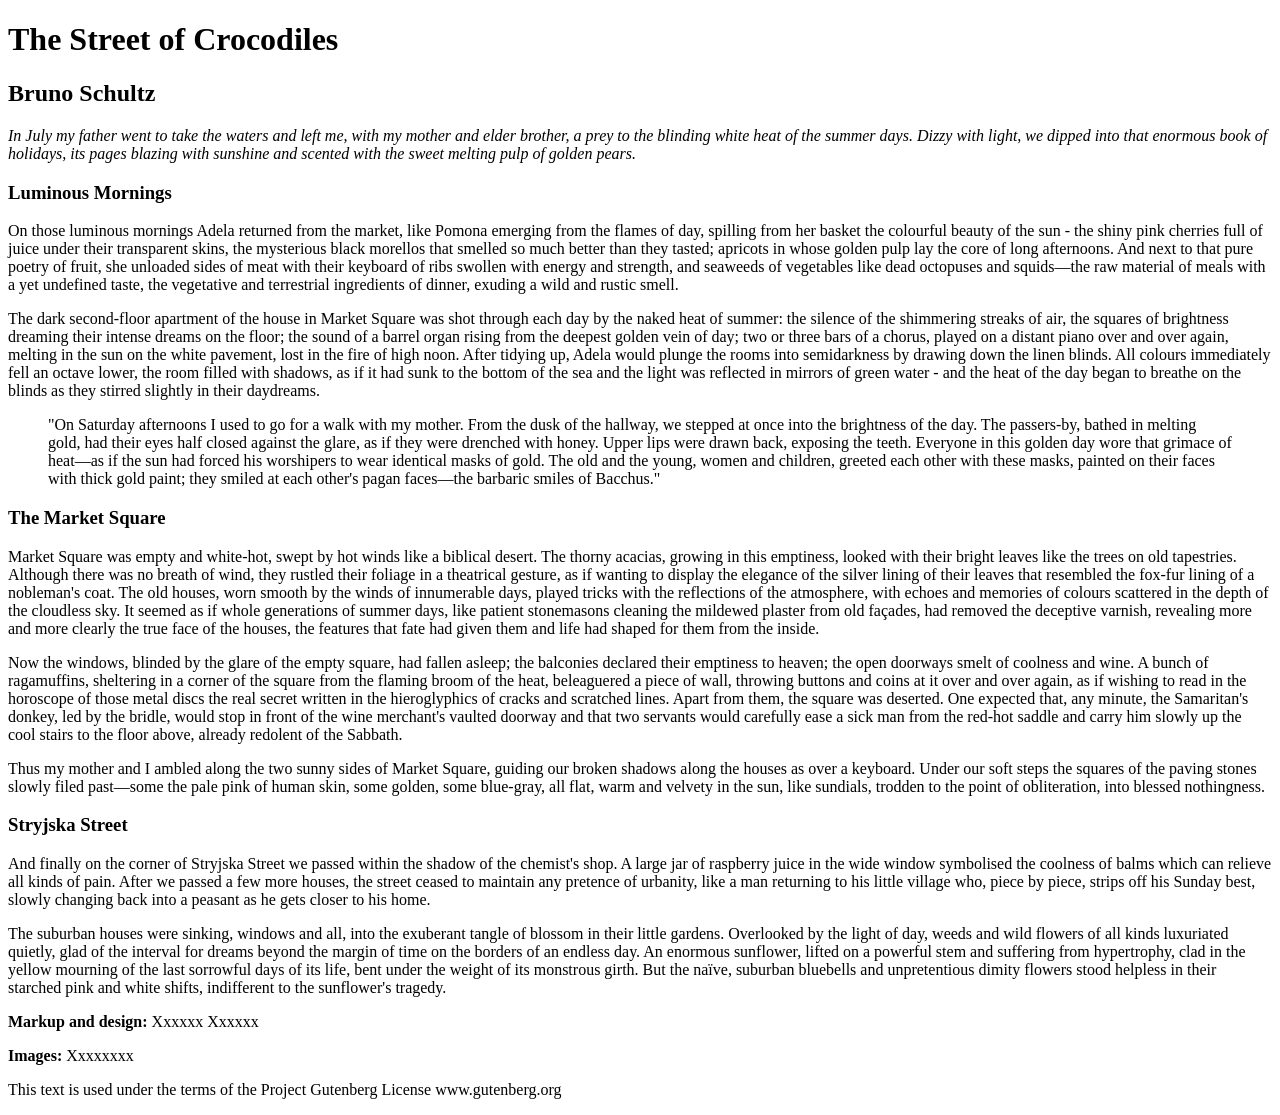
<file: index.html>
<!DOCTYPE html>
<html lang="en">
<head>
<meta charset="UTF-8">
  <title>The Street of Crocodiles</title>
</head>
<body>
<h1>The Street of Crocodiles</h1>

<h2>Bruno Schultz</h2>

<p><em>In July my father went to take the waters and left me, with my mother and elder brother, a
prey to the blinding white heat of the summer days. Dizzy with light, we dipped into that
enormous book of holidays, its pages blazing with sunshine and scented with the sweet
melting pulp of golden pears.</em></p>

<h3>Luminous Mornings</h3>

<p>On those luminous mornings Adela returned from the market, like Pomona emerging from
the flames of day, spilling from her basket the colourful beauty of the sun - the shiny pink
cherries full of juice under their transparent skins, the mysterious black morellos that
smelled so much better than they tasted; apricots in whose golden pulp lay the core of long
afternoons. And next to that pure poetry of fruit, she unloaded sides of meat with their
keyboard of ribs swollen with energy and strength, and seaweeds of vegetables like dead
octopuses and squids—the raw material of meals with a yet undefined taste, the vegetative
and terrestrial ingredients of dinner, exuding a wild and rustic smell.</p>

<p>The dark second-floor apartment of the house in Market Square was shot through each day
by the naked heat of summer: the silence of the shimmering streaks of air, the squares of
brightness dreaming their intense dreams on the floor; the sound of a barrel organ rising
from the deepest golden vein of day; two or three bars of a chorus, played on a distant piano
over and over again, melting in the sun on the white pavement, lost in the fire of high noon.
After tidying up, Adela would plunge the rooms into semidarkness by drawing down the
linen blinds. All colours immediately fell an octave lower, the room filled with shadows, as if
it had sunk to the bottom of the sea and the light was reflected in mirrors of green water -
and the heat of the day began to breathe on the blinds as they stirred slightly in their
daydreams.</p>

<blockquote>
  <p>"On Saturday afternoons I used to go for a walk with my mother. From the dusk of the
hallway, we stepped at once into the brightness of the day. The passers-by, bathed in melting
gold, had their eyes half closed against the glare, as if they were drenched with honey.
Upper lips were drawn back, exposing the teeth. Everyone in this golden day wore that
grimace of heat—as if the sun had forced his worshipers to wear identical masks of gold. The
old and the young, women and children, greeted each other with these masks, painted on
their faces with thick gold paint; they smiled at each other's pagan faces—the barbaric
smiles of Bacchus."</p>
</blockquote>

<h3>The Market Square</h3>

<p>Market Square was empty and white-hot, swept by hot winds like a biblical desert. The
thorny acacias, growing in this emptiness, looked with their bright leaves like the trees on
old tapestries. Although there was no breath of wind, they rustled their foliage in a
theatrical gesture, as if wanting to display the elegance of the silver lining of their leaves that
resembled the fox-fur lining of a nobleman's coat. The old houses, worn smooth by the
winds of innumerable days, played tricks with the reflections of the atmosphere, with
echoes and memories of colours scattered in the depth of the cloudless sky. It seemed as if
whole generations of summer days, like patient stonemasons cleaning the mildewed plaster
from old façades, had removed the deceptive varnish, revealing more and more clearly the
true face of the houses, the features that fate had given them and life had shaped for them
from the inside.</p>

<p>Now the windows, blinded by the glare of the empty square, had fallen asleep; the balconies
declared their emptiness to heaven; the open doorways smelt of coolness and wine.
A bunch of ragamuffins, sheltering in a corner of the square from the flaming broom of the
heat, beleaguered a piece of wall, throwing buttons and coins at it over and over again, as if
wishing to read in the horoscope of those metal discs the real secret written in the
hieroglyphics of cracks and scratched lines. Apart from them, the square was deserted. One
expected that, any minute, the Samaritan's donkey, led by the bridle, would stop in front of
the wine merchant's vaulted doorway and that two servants would carefully ease a sick man
from the red-hot saddle and carry him slowly up the cool stairs to the floor above, already
redolent of the Sabbath.</p>

<p>Thus my mother and I ambled along the two sunny sides of Market Square, guiding our
broken shadows along the houses as over a keyboard.
Under our soft steps the squares of the paving stones slowly filed past—some the pale pink
of human skin, some golden, some blue-gray, all flat, warm and velvety in the sun, like
sundials, trodden to the point of obliteration, into blessed nothingness.

<h3>Stryjska Street</h3>

<p>And finally on the corner of Stryjska Street we passed within the shadow of the chemist's
shop. A large jar of raspberry juice in the wide window symbolised the coolness of balms
which can relieve all kinds of pain. After we passed a few more houses, the street ceased to
maintain any pretence of urbanity, like a man returning to his little village who, piece by
piece, strips off his Sunday best, slowly changing back into a peasant as he gets closer to his
home.</p>

<p>The suburban houses were sinking, windows and all, into the exuberant tangle of blossom in
their little gardens. Overlooked by the light of day, weeds and wild flowers of all kinds
luxuriated quietly, glad of the interval for dreams beyond the margin of time on the borders
of an endless day. An enormous sunflower, lifted on a powerful stem and suffering from
hypertrophy, clad in the yellow mourning of the last sorrowful days of its life, bent under the
weight of its monstrous girth. But the naïve, suburban bluebells and unpretentious dimity
flowers stood helpless in their starched pink and white shifts, indifferent to the sunflower's
tragedy.</p>
<p><strong>Markup and design:</strong> Xxxxxx Xxxxxx</p>

<p><strong>Images:</strong> Xxxxxxxx</p>
<p>This text is used under the terms of the Project Gutenberg License www.gutenberg.org</p>
</footer>
</body>
</file>
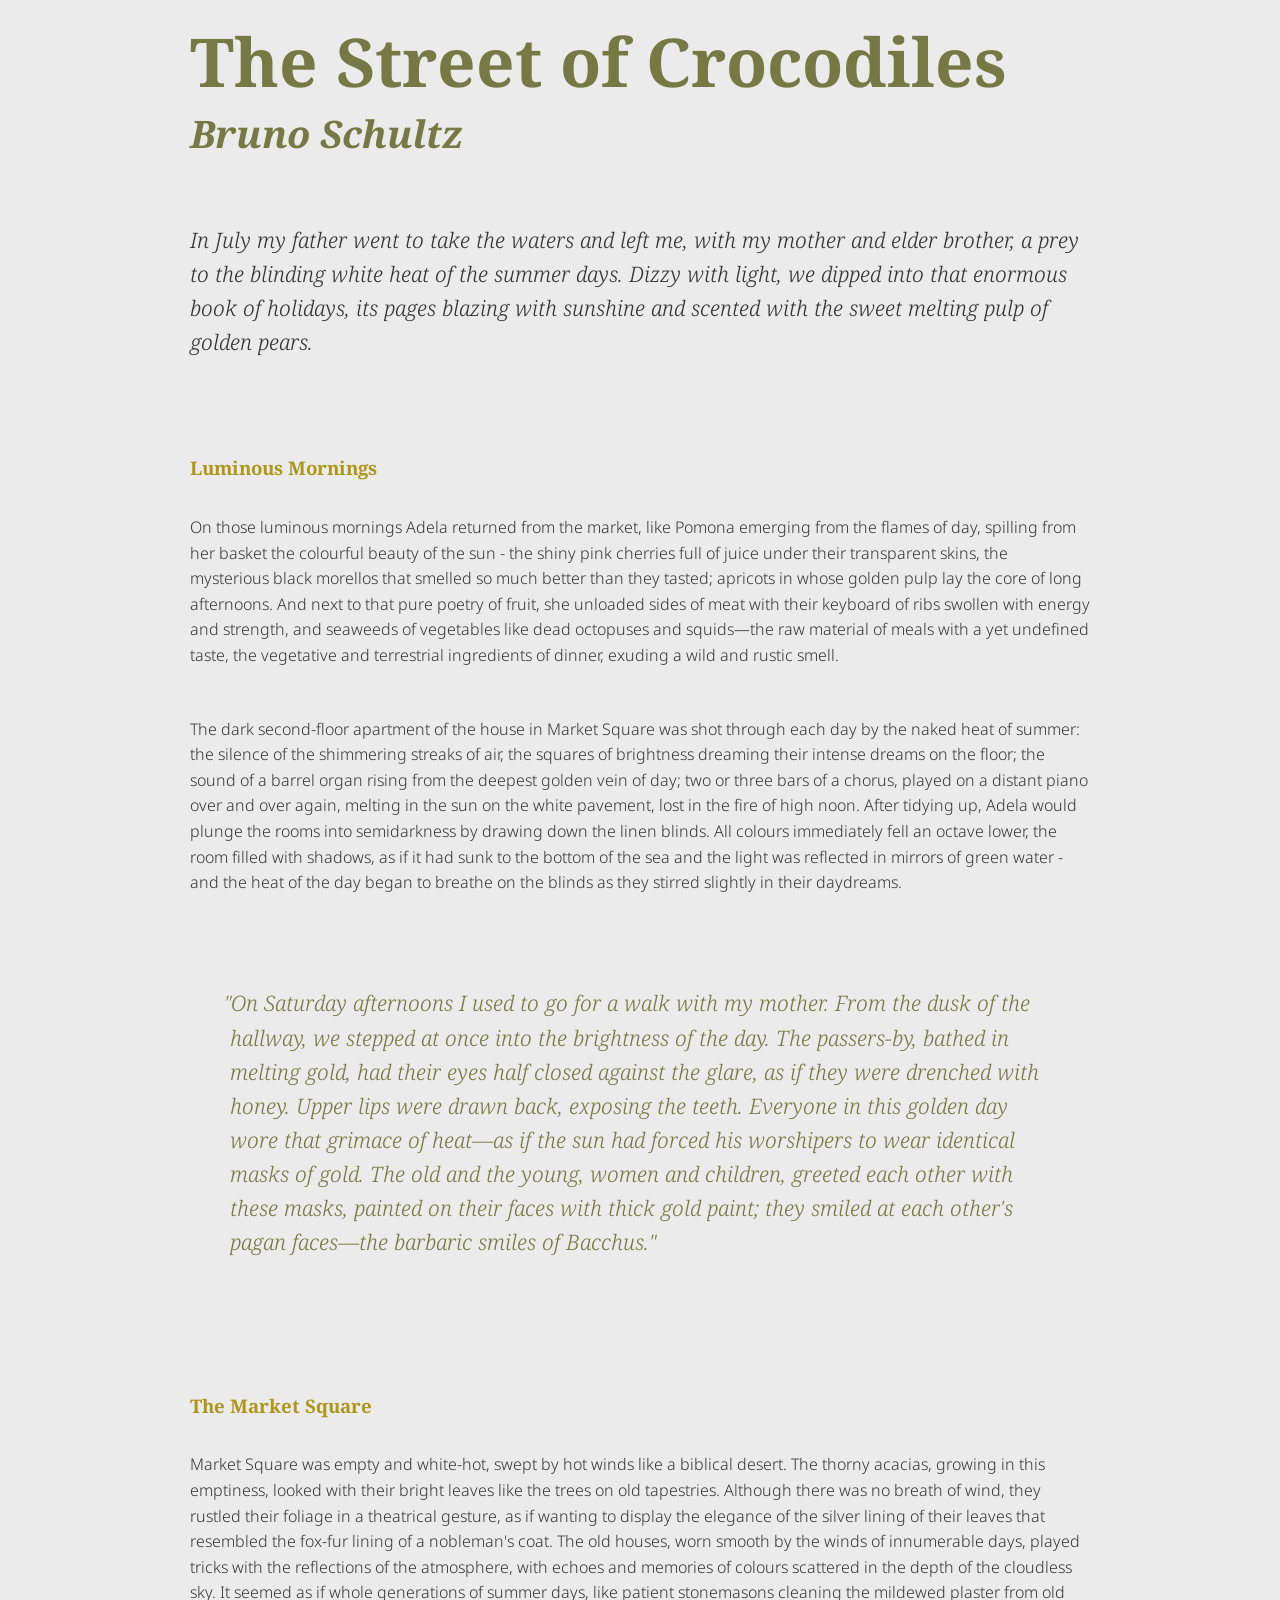
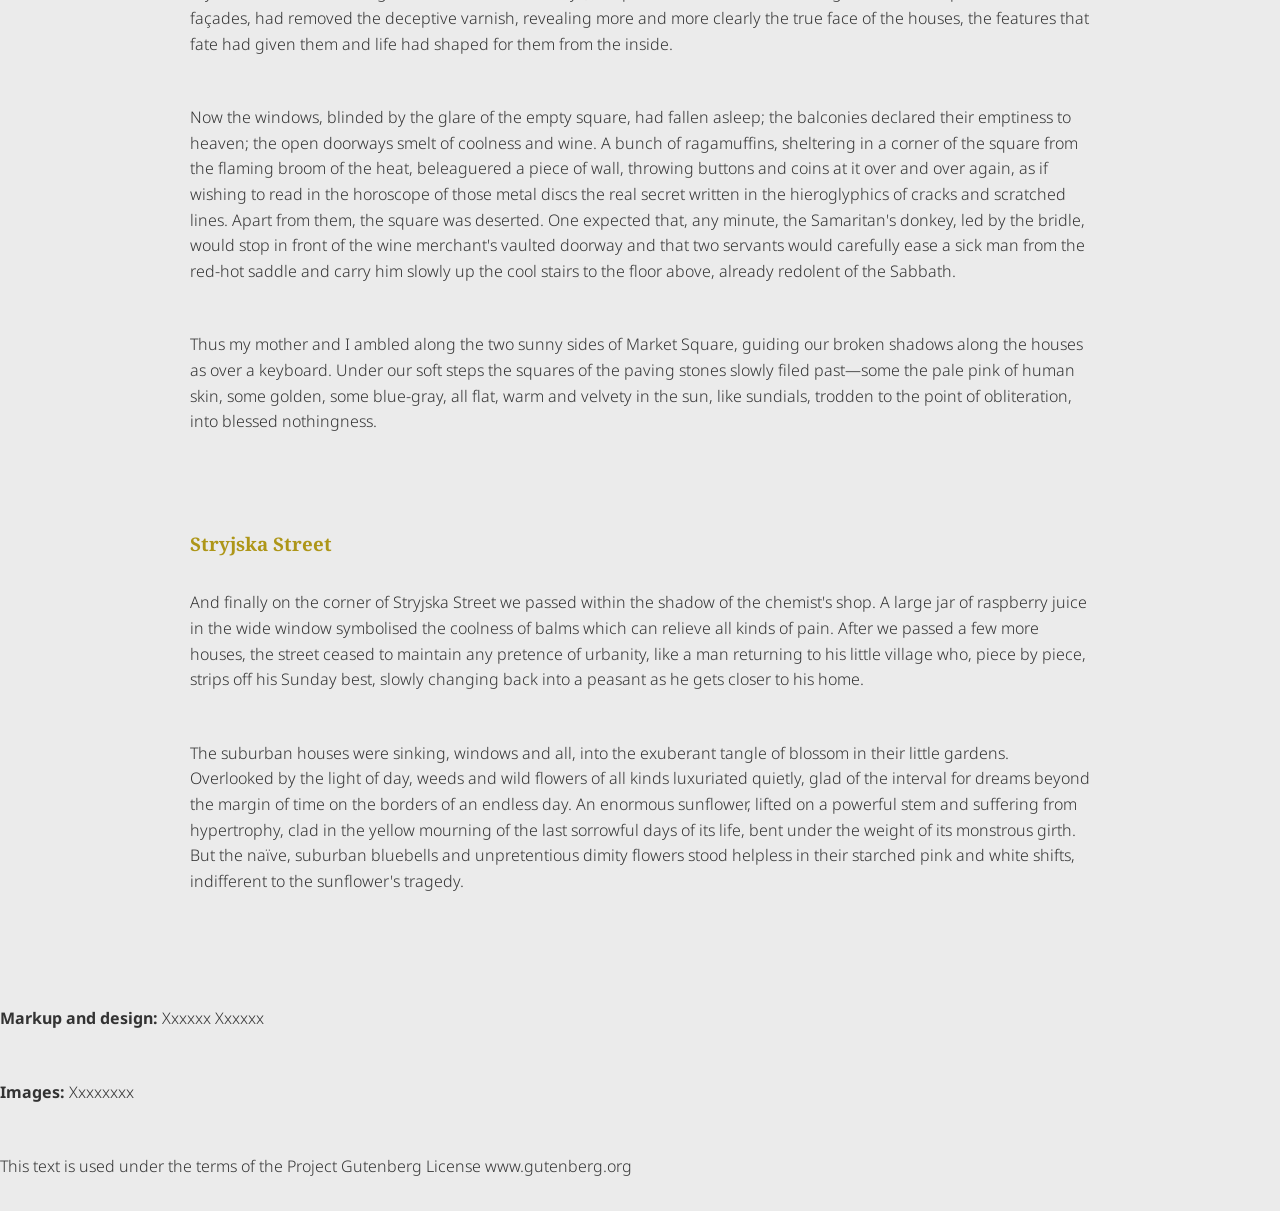
<file: index_two.html>
<!DOCTYPE html>
<html lang="en">
<head>
<meta charset="UTF-8">
<link href="css/reset.css" type="text/css" rel="stylesheet"/>
<link href="css/style.css" type="text/css" rel="stylesheet"/>
<link rel="preconnect" href="https://fonts.googleapis.com">
<link rel="preconnect" href="https://fonts.gstatic.com" crossorigin>
<link href="https://fonts.googleapis.com/css2?family=Noto+Sans:ital,wght@0,100..900;1,100..900&family=Noto+Serif:ital,wght@0,100..900;1,100..900&display=swap" rel="stylesheet">
  <title>The Street of Crocodiles</title>
</head>
<body>
  <header>
<h1>The Street of Crocodiles</h1> 
<h2>Bruno Schultz</h2>
<p><em>In July my father went to take the waters and left me, with my mother and elder brother, a
prey to the blinding white heat of the summer days. Dizzy with light, we dipped into that
enormous book of holidays, its pages blazing with sunshine and scented with the sweet
melting pulp of golden pears.</em></p>
</header>

<section>
<h3>Luminous Mornings</h3>

<p>On those luminous mornings Adela returned from the market, like Pomona emerging from
the flames of day, spilling from her basket the colourful beauty of the sun - the shiny pink
cherries full of juice under their transparent skins, the mysterious black morellos that
smelled so much better than they tasted; apricots in whose golden pulp lay the core of long
afternoons. And next to that pure poetry of fruit, she unloaded sides of meat with their
keyboard of ribs swollen with energy and strength, and seaweeds of vegetables like dead
octopuses and squids—the raw material of meals with a yet undefined taste, the vegetative
and terrestrial ingredients of dinner, exuding a wild and rustic smell.</p>

<p>The dark second-floor apartment of the house in Market Square was shot through each day
by the naked heat of summer: the silence of the shimmering streaks of air, the squares of
brightness dreaming their intense dreams on the floor; the sound of a barrel organ rising
from the deepest golden vein of day; two or three bars of a chorus, played on a distant piano
over and over again, melting in the sun on the white pavement, lost in the fire of high noon.
After tidying up, Adela would plunge the rooms into semidarkness by drawing down the
linen blinds. All colours immediately fell an octave lower, the room filled with shadows, as if
it had sunk to the bottom of the sea and the light was reflected in mirrors of green water -
and the heat of the day began to breathe on the blinds as they stirred slightly in their
daydreams.</p>

<blockquote>
  <p>"On Saturday afternoons I used to go for a walk with my mother. From the dusk of the
hallway, we stepped at once into the brightness of the day. The passers-by, bathed in melting
gold, had their eyes half closed against the glare, as if they were drenched with honey.
Upper lips were drawn back, exposing the teeth. Everyone in this golden day wore that
grimace of heat—as if the sun had forced his worshipers to wear identical masks of gold. The
old and the young, women and children, greeted each other with these masks, painted on
their faces with thick gold paint; they smiled at each other's pagan faces—the barbaric
smiles of Bacchus."</p>
</blockquote>
</section>

<section>
<h3>The Market Square</h3>

<p>Market Square was empty and white-hot, swept by hot winds like a biblical desert. The
thorny acacias, growing in this emptiness, looked with their bright leaves like the trees on
old tapestries. Although there was no breath of wind, they rustled their foliage in a
theatrical gesture, as if wanting to display the elegance of the silver lining of their leaves that
resembled the fox-fur lining of a nobleman's coat. The old houses, worn smooth by the
winds of innumerable days, played tricks with the reflections of the atmosphere, with
echoes and memories of colours scattered in the depth of the cloudless sky. It seemed as if
whole generations of summer days, like patient stonemasons cleaning the mildewed plaster
from old façades, had removed the deceptive varnish, revealing more and more clearly the
true face of the houses, the features that fate had given them and life had shaped for them
from the inside.</p>

<p>Now the windows, blinded by the glare of the empty square, had fallen asleep; the balconies
declared their emptiness to heaven; the open doorways smelt of coolness and wine.
A bunch of ragamuffins, sheltering in a corner of the square from the flaming broom of the
heat, beleaguered a piece of wall, throwing buttons and coins at it over and over again, as if
wishing to read in the horoscope of those metal discs the real secret written in the
hieroglyphics of cracks and scratched lines. Apart from them, the square was deserted. One
expected that, any minute, the Samaritan's donkey, led by the bridle, would stop in front of
the wine merchant's vaulted doorway and that two servants would carefully ease a sick man
from the red-hot saddle and carry him slowly up the cool stairs to the floor above, already
redolent of the Sabbath.</p>

<p>Thus my mother and I ambled along the two sunny sides of Market Square, guiding our
broken shadows along the houses as over a keyboard.
Under our soft steps the squares of the paving stones slowly filed past—some the pale pink
of human skin, some golden, some blue-gray, all flat, warm and velvety in the sun, like
sundials, trodden to the point of obliteration, into blessed nothingness.
</section>

<section>
<h3>Stryjska Street</h3>

<p>And finally on the corner of Stryjska Street we passed within the shadow of the chemist's
shop. A large jar of raspberry juice in the wide window symbolised the coolness of balms
which can relieve all kinds of pain. After we passed a few more houses, the street ceased to
maintain any pretence of urbanity, like a man returning to his little village who, piece by
piece, strips off his Sunday best, slowly changing back into a peasant as he gets closer to his
home.</p>

<p>The suburban houses were sinking, windows and all, into the exuberant tangle of blossom in
their little gardens. Overlooked by the light of day, weeds and wild flowers of all kinds
luxuriated quietly, glad of the interval for dreams beyond the margin of time on the borders
of an endless day. An enormous sunflower, lifted on a powerful stem and suffering from
hypertrophy, clad in the yellow mourning of the last sorrowful days of its life, bent under the
weight of its monstrous girth. But the naïve, suburban bluebells and unpretentious dimity
flowers stood helpless in their starched pink and white shifts, indifferent to the sunflower's
tragedy.</p>
</section>

<footer>
<p><strong>Markup and design:</strong> Xxxxxx Xxxxxx</p>

<p><strong>Images:</strong> Xxxxxxxx</p>
<p>This text is used under the terms of the Project Gutenberg License www.gutenberg.org</p>
</footer>
</body>
</file>
<file: css/style.css>
body {
 background: #ebebeb;
 color: #333;
 font-family: "Noto Sans", sans-serif;
 font-weight: 300;
 font-size: 16px 
}

section, header {
    width: 80%; 
    max-width: 900px;
    margin: auto;
}

section, header {
    margin-bottom: 5rem;
}

header h1, h2, h3, blockquote {
     font-family: "Noto Serif", serif;
    
}

h1 {
    font-size: 4.209rem;
    line-height: 1;
    color: #757943;
}

h2 {
    font-size: 2.369rem;
    font-style: italic; 
    color: #757943;
    margin-bottom: 4rem;
}

h3 {
    color: #AE9618
}

p{
    line-height: 1.6;
}

header p {
    font-size: 1.333rem;
    font-family: "Noto Serif", serif;
    
}

h1, h2 {
    line-height: 0.5;
}

blockquote, p {
 padding: 1rem 0;
}
blockquote {
    font-size: 1.333rem;
    font-style: italic;
    color: #757943;
    hanging-punctuation: first;
    text-indent: -0.4rem;
}
}
</file>
